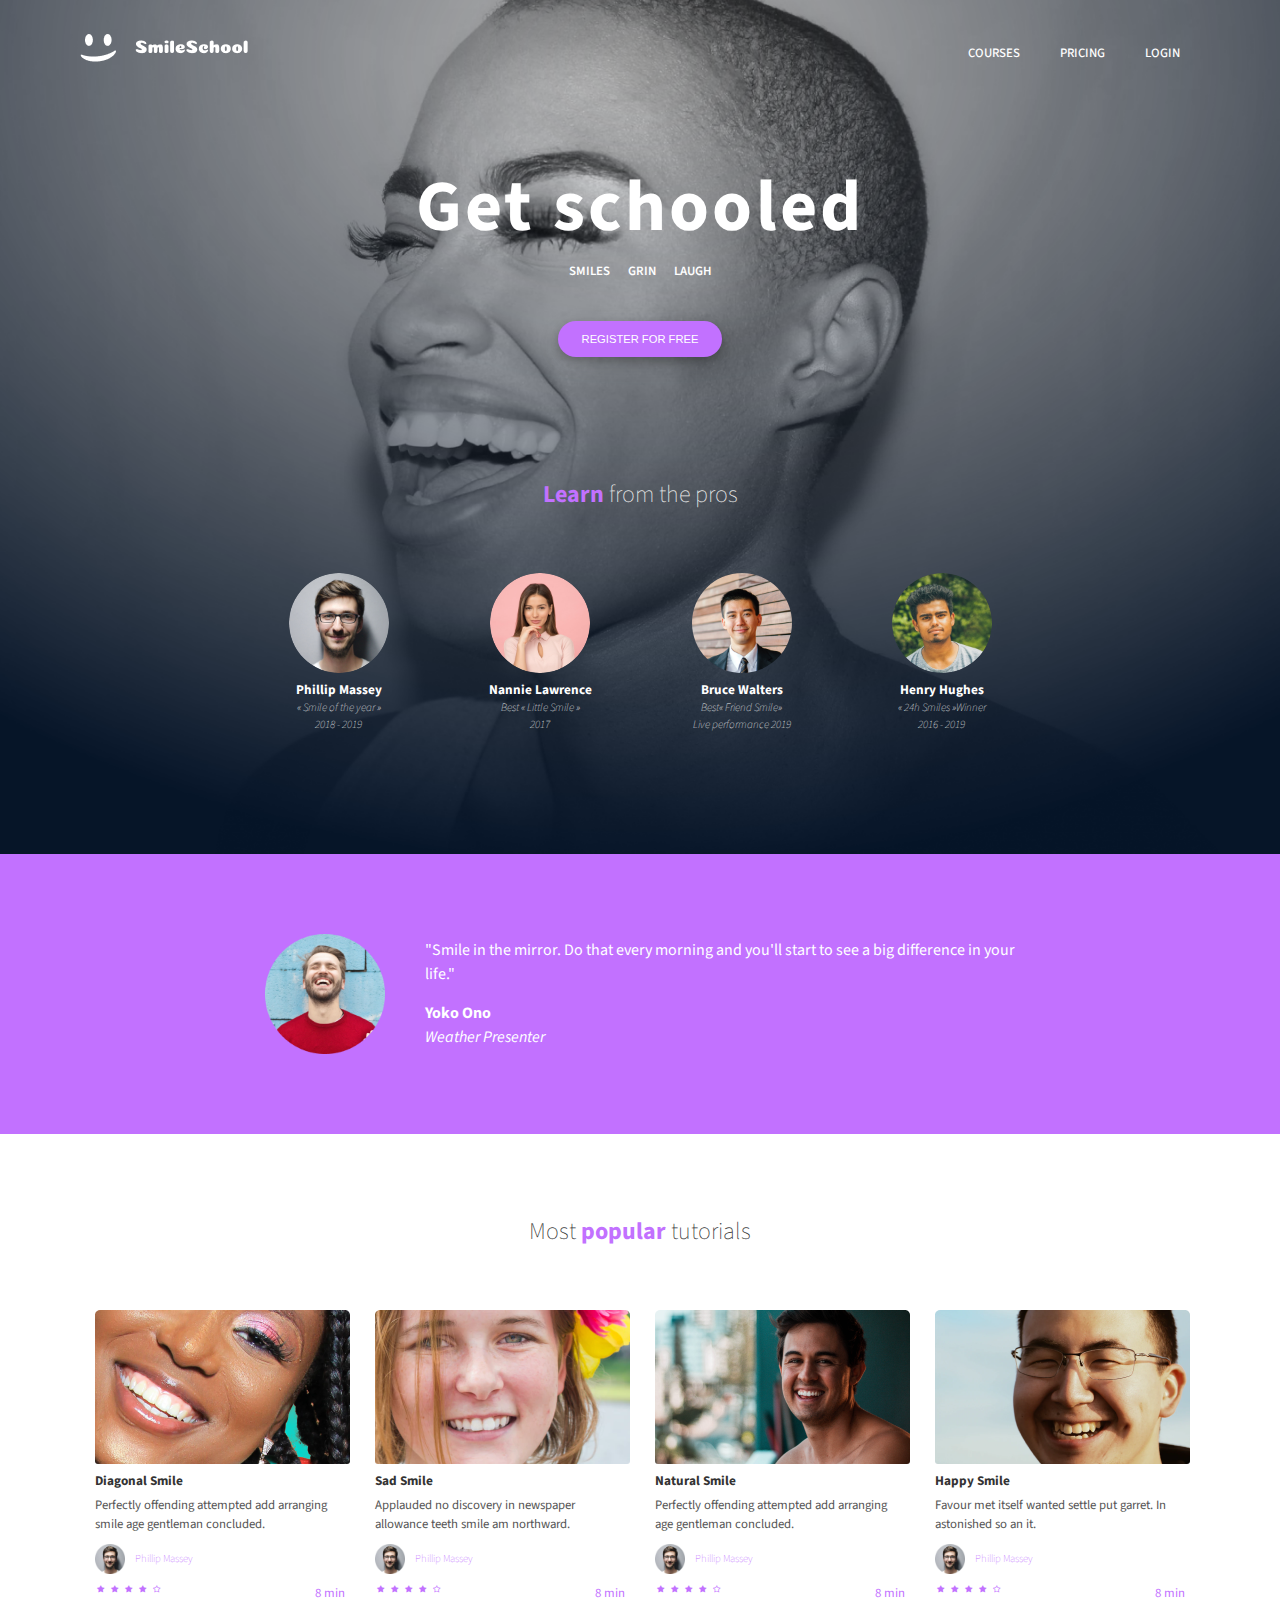
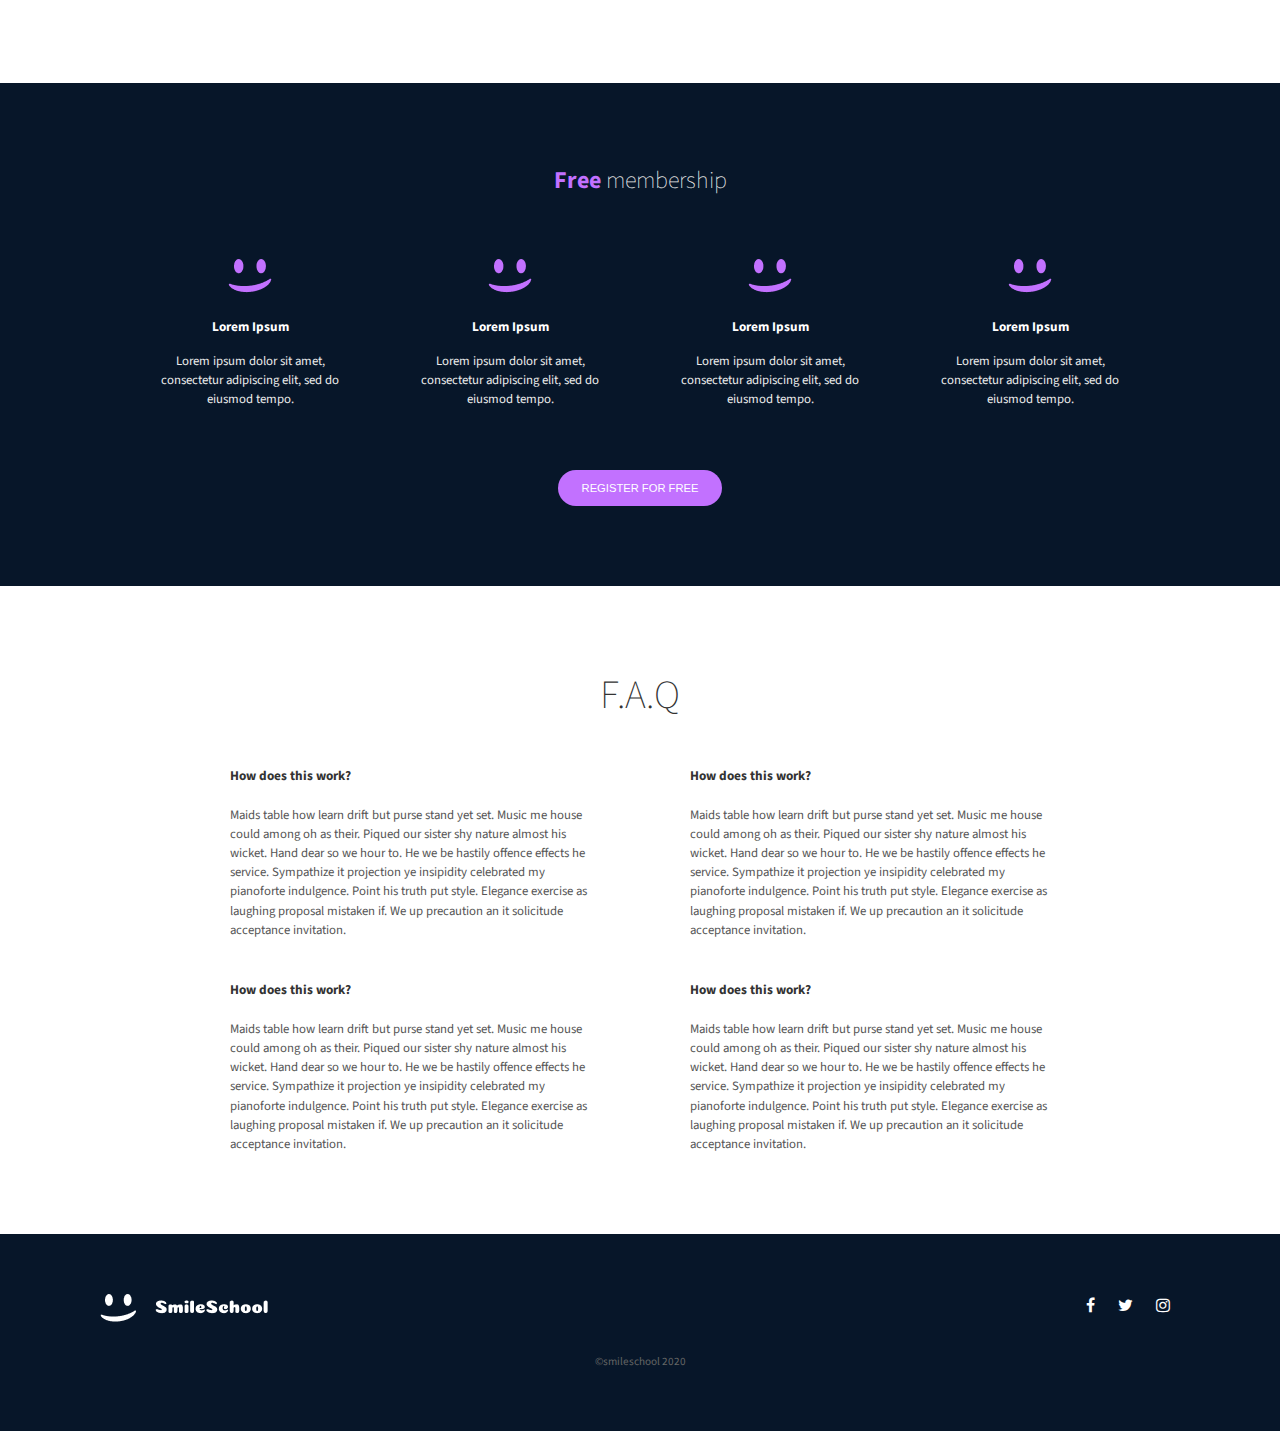
<file: css_advanced/index.html>
<!DOCTYPE html>
<html lang="en">
  <head>
    <meta charset="utf-8">
    <title>Smile School</title>
    <meta name="viewport" content="width=device-width, initial-scale=1">
    <link rel="stylesheet" href="styles.css">
    <link href="https://fonts.googleapis.com/css2?family=Source+Sans+Pro:wght@400;700&display=swap" rel="stylesheet">
    <link rel="stylesheet" href="https://cdnjs.cloudflare.com/ajax/libs/font-awesome/4.7.0/css/font-awesome.min.css">
  </head>
  <body>
    <div class="hero-wrapper">
      <header class="header">
        <a href="#"><img src="images/logo.png" alt="SmileSchool logo"></a>
        <nav class="navbar">
          <ul>
            <li><a href="#">COURSES</a></li>
            <li><a href="#">PRICING</a></li>
            <li><a href="#">LOGIN</a></li>
          </ul>
        </nav>
      </header>

      <div class="main-hero">
        <h1>Get schooled</h1>
        <p>SMILES &nbsp;&nbsp;&nbsp;&nbsp; GRIN &nbsp;&nbsp;&nbsp;&nbsp; LAUGH</p>
        <button>REGISTER FOR FREE</button>
      </div>

      <div class="pros">
        <h2><span>Learn</span> from the pros</h2>
        <div class="profiles">
          <div class="profile">
            <img src="images/1.png" alt="Phillip Massey">
            <h5>Phillip Massey</h5>
            <p>&laquo; Smile of the year &raquo; <br>2018 - 2019</p>
          </div>
          <div class="profile">
            <img src="images/3.png" alt="Nannie Lawrence">
            <h5>Nannie Lawrence</h5>
            <p>Best &laquo; Little Smile &raquo; <br>2017</p>
          </div>
          <div class="profile">
            <img src="images/2.png" alt="Bruce Walters">
            <h5>Bruce Walters</h5>
            <p>Best&laquo; Friend Smile&raquo; <br>Live performance 2019</p>
          </div>
          <div class="profile">
            <img src="images/4.png" alt="Henry Hughes">
            <h5>Henry Hughes</h5>
            <p>&laquo; 24h Smiles &raquo;Winner <br>2016 - 2019</p>
          </div>
        </div>
      </div>
    </div>
    
    <main>
      <section class="quote">
        <div class="testimonial">
          <img src="images/5.png" alt="Yoko Ono">
          <div>
            <blockquote>"Smile in the mirror. Do that every morning and you'll start to see a big difference in your life."</blockquote>
            <p><strong>Yoko Ono</strong><br><em>Weather Presenter</em></p>
          </div>
        </div>
      </section>

      <section class="tutorials">
        <h2>Most <span>popular</span> tutorials</h2>
        <div class="videos">
          <div class="card">
            <img src="images/9.png" alt="Diagonal smiling face">
            <h5>Diagonal Smile</h5>
            <p>Perfectly offending attempted add arranging smile age gentleman concluded.</p>
            <div class="author">
              <img src="images/1.png" alt="Phillip Massey">
              <h6>Phillip Massey</h6>
            </div>
            <div class="meta">
              <div class="rating">
                <i class="fa fa-star" aria-hidden="true"></i>
                <i class="fa fa-star" aria-hidden="true"></i>
                <i class="fa fa-star" aria-hidden="true"></i>
                <i class="fa fa-star" aria-hidden="true"></i>
                <i class="fa fa-star-o" aria-hidden="true"></i>
              </div>
              <p>8 min</p>
            </div>
          </div>

          <div class="card">
            <img src="images/7.png" alt="Sad smiling face">
            <h5>Sad Smile</h5>
            <p>Applauded no discovery in newspaper allowance teeth smile am northward.</p>
            <div class="author">
              <img src="images/1.png" alt="Phillip Massey">
              <h6>Phillip Massey</h6>
            </div>
            <div class="meta">
              <div class="rating">
                <i class="fa fa-star" aria-hidden="true"></i>
                <i class="fa fa-star" aria-hidden="true"></i>
                <i class="fa fa-star" aria-hidden="true"></i>
                <i class="fa fa-star" aria-hidden="true"></i>
                <i class="fa fa-star-o" aria-hidden="true"></i>
              </div>
              <p>8 min</p>
            </div>
          </div>

         <div class="card">
            <img src="images/8.png" alt="Natural smiling face">
            <h5>Natural Smile</h5>
            <p>Perfectly offending attempted add arranging age gentleman concluded.</p>
            <div class="author">
              <img src="images/1.png" alt="Phillip Massey">
              <h6>Phillip Massey</h6>
            </div>
            <div class="meta">
              <div class="rating">
                <i class="fa fa-star" aria-hidden="true"></i>
                <i class="fa fa-star" aria-hidden="true"></i>
                <i class="fa fa-star" aria-hidden="true"></i>
                <i class="fa fa-star" aria-hidden="true"></i>
                <i class="fa fa-star-o" aria-hidden="true"></i>
              </div>
              <p>8 min</p>
            </div>
          </div>

          <div class="card">
            <img src="images/6.png" alt="Happy smiling face">
            <h5>Happy Smile</h5>
            <p>Favour met itself wanted settle put garret. In astonished so an it.</p>
            <div class="author">
              <img src="images/1.png" alt="Phillip Massey">
              <h6>Phillip Massey</h6>
            </div>
            <div class="meta">
              <div class="rating">
                <i class="fa fa-star" aria-hidden="true"></i>
                <i class="fa fa-star" aria-hidden="true"></i>
                <i class="fa fa-star" aria-hidden="true"></i>
                <i class="fa fa-star" aria-hidden="true"></i>
                <i class="fa fa-star-o" aria-hidden="true"></i>
              </div>
              <p>8 min</p>
            </div>
          </div> 
        </div>
      </section>

      <section class="membership">
        <h2><span>Free</span> membership</h2>

        <div class="features">
          <div class="feature">
            <img src="images/smile.png" alt="icon">
            <h5>Lorem Ipsum</h5>
            <p>Lorem ipsum dolor sit amet, consectetur adipiscing elit, sed do eiusmod tempo.</p>
          </div>

          <div class="feature">
            <img src="images/smile.png" alt="icon">
            <h5>Lorem Ipsum</h5>
            <p>Lorem ipsum dolor sit amet, consectetur adipiscing elit, sed do eiusmod tempo.</p>
          </div>

          <div class="feature">
            <img src="images/smile.png" alt="icon">
            <h5>Lorem Ipsum</h5>
            <p>Lorem ipsum dolor sit amet, consectetur adipiscing elit, sed do eiusmod tempo.</p>
          </div>

          <div class="feature"> 
            <img src="images/smile.png" alt="icon">
            <h5>Lorem Ipsum</h5>
            <p>Lorem ipsum dolor sit amet, consectetur adipiscing elit, sed do eiusmod tempo.</p>
          </div>
        </div>

        <button>REGISTER FOR FREE</button>
      </section>

      <section class="faq">
        <h2>F.A.Q</h2>

        <div>
          <div class="questions">
            <div class="question">
              <h5>How does this work?</h5>
              <p>Maids table how learn drift but purse stand yet set. Music me house could among oh as their. Piqued our sister shy nature almost his wicket. Hand dear so we hour to. He we be hastily offence effects he service. Sympathize it projection ye insipidity celebrated my pianoforte indulgence. Point his truth put style. Elegance exercise as laughing proposal mistaken if. We up precaution an it solicitude acceptance invitation.</p>
            </div>
            <div class="question">
              <h5>How does this work?</h5>
              <p>Maids table how learn drift but purse stand yet set. Music me house could among oh as their. Piqued our sister shy nature almost his wicket. Hand dear so we hour to. He we be hastily offence effects he service. Sympathize it projection ye insipidity celebrated my pianoforte indulgence. Point his truth put style. Elegance exercise as laughing proposal mistaken if. We up precaution an it solicitude acceptance invitation.</p>
            </div>
          </div>

          <div class="questions">
            <div class="question">
              <h5>How does this work?</h5>
              <p>Maids table how learn drift but purse stand yet set. Music me house could among oh as their. Piqued our sister shy nature almost his wicket. Hand dear so we hour to. He we be hastily offence effects he service. Sympathize it projection ye insipidity celebrated my pianoforte indulgence. Point his truth put style. Elegance exercise as laughing proposal mistaken if. We up precaution an it solicitude acceptance invitation.</p>
            </div>
            <div class="question">
              <h5>How does this work?</h5>
              <p>Maids table how learn drift but purse stand yet set. Music me house could among oh as their. Piqued our sister shy nature almost his wicket. Hand dear so we hour to. He we be hastily offence effects he service. Sympathize it projection ye insipidity celebrated my pianoforte indulgence. Point his truth put style. Elegance exercise as laughing proposal mistaken if. We up precaution an it solicitude acceptance invitation.</p>
            </div>
          </div>
        </div>
      </section>
    </main>

    <footer class="footer">
      <div class="footer-content">
        <div class="logo">
          <img src="images/logo.png" alt="SmileSchool logo">
          <div class="socials">
            <a href="https://facebook.com"><i class="fa fa-facebook" aria-hidden="true"></i></a>
            <a href="https://twitter.com"><i class="fa fa-twitter" aria-hidden="true"></i></a>
            <a href="https://instagram.com"><i class="fa fa-instagram" aria-hidden="true"></i></a>
          </div>
        </div>

        <p>©smileschool 2020</p>
      </div>
    </footer>
  </body>
</html>
</file>
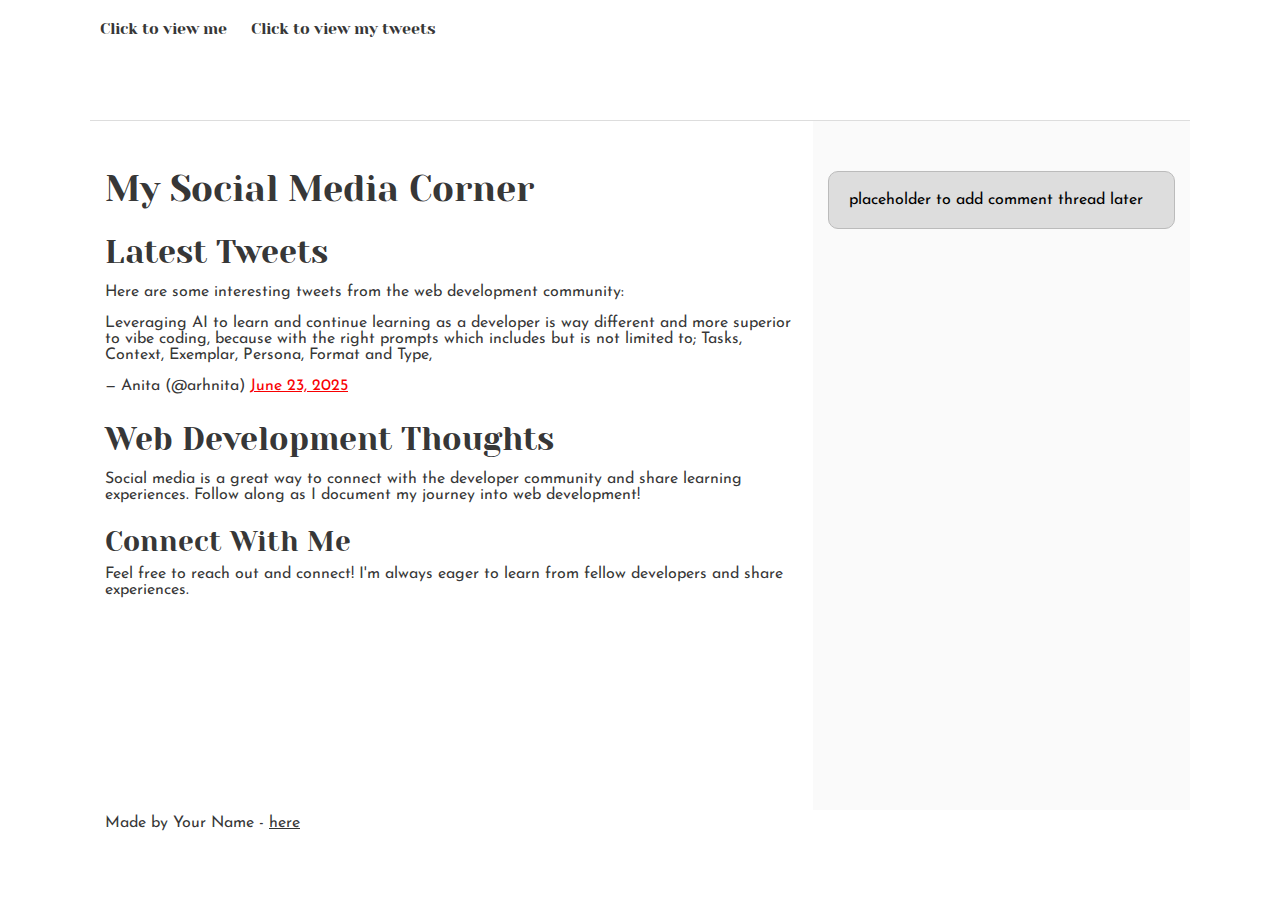
<file: css_basic/tweets.html>
<!DOCTYPE html>
<html lang="en">

<head>
    <meta charset="UTF-8">
    <meta name="viewport" content="width=device-width, initial-scale=1.0">
    <link href="base.css" rel="stylesheet">
    <link href="styles.css" rel="stylesheet">
    <title>Tweets page</title>
</head>

<body>
    <header>
        <nav>
            <ul>
                <li><a href="https://i.ibb.co/gTDZZT8/ALX-Logo-07.png">Click to view me</a></li>
                <li><a href="/html_basic/tweets.html">Click to view my tweets</a></li>
            </ul>
        </nav>

    </header>
    <main>
        <article>
            <h1>My Social Media Corner</h1>

            <h2>Latest Tweets</h2>
            <p>Here are some interesting tweets from the web development community:</p>

            <!-- Embedded Tweet -->
            <blockquote class="twitter-tweet">
                <p lang="en" dir="ltr">Leveraging AI to learn and continue learning as a developer is way different and
                    more superior to vibe coding, because with the right prompts which includes but is not limited to;
                    Tasks, Context, Exemplar, Persona, Format and Type,</p>&mdash; Anita (@arhnita) <a
                    href="https://twitter.com/arhnita/status/1937234154308952456?ref_src=twsrc%5Etfw">June 23, 2025</a>
            </blockquote>
            <script async src="https://platform.twitter.com/widgets.js" charset="utf-8"></script>

            <h2>Web Development Thoughts</h2>
            <p>Social media is a great way to connect with the developer community and share learning experiences.
                Follow along as I document my journey into web development!</p>

            <h3>Connect With Me</h3>
            <p>Feel free to reach out and connect! I'm always eager to learn from fellow developers and share
                experiences.</p>
        </article>

        <aside>
            <p>placeholder to add comment thread later</p>
        </aside>
    </main>

    <footer>
        <p>Made by Your Name - <a href="https://github.com/arhnita" target="_blank">here</a></p>
    </footer>
</body>

</html>
</file>
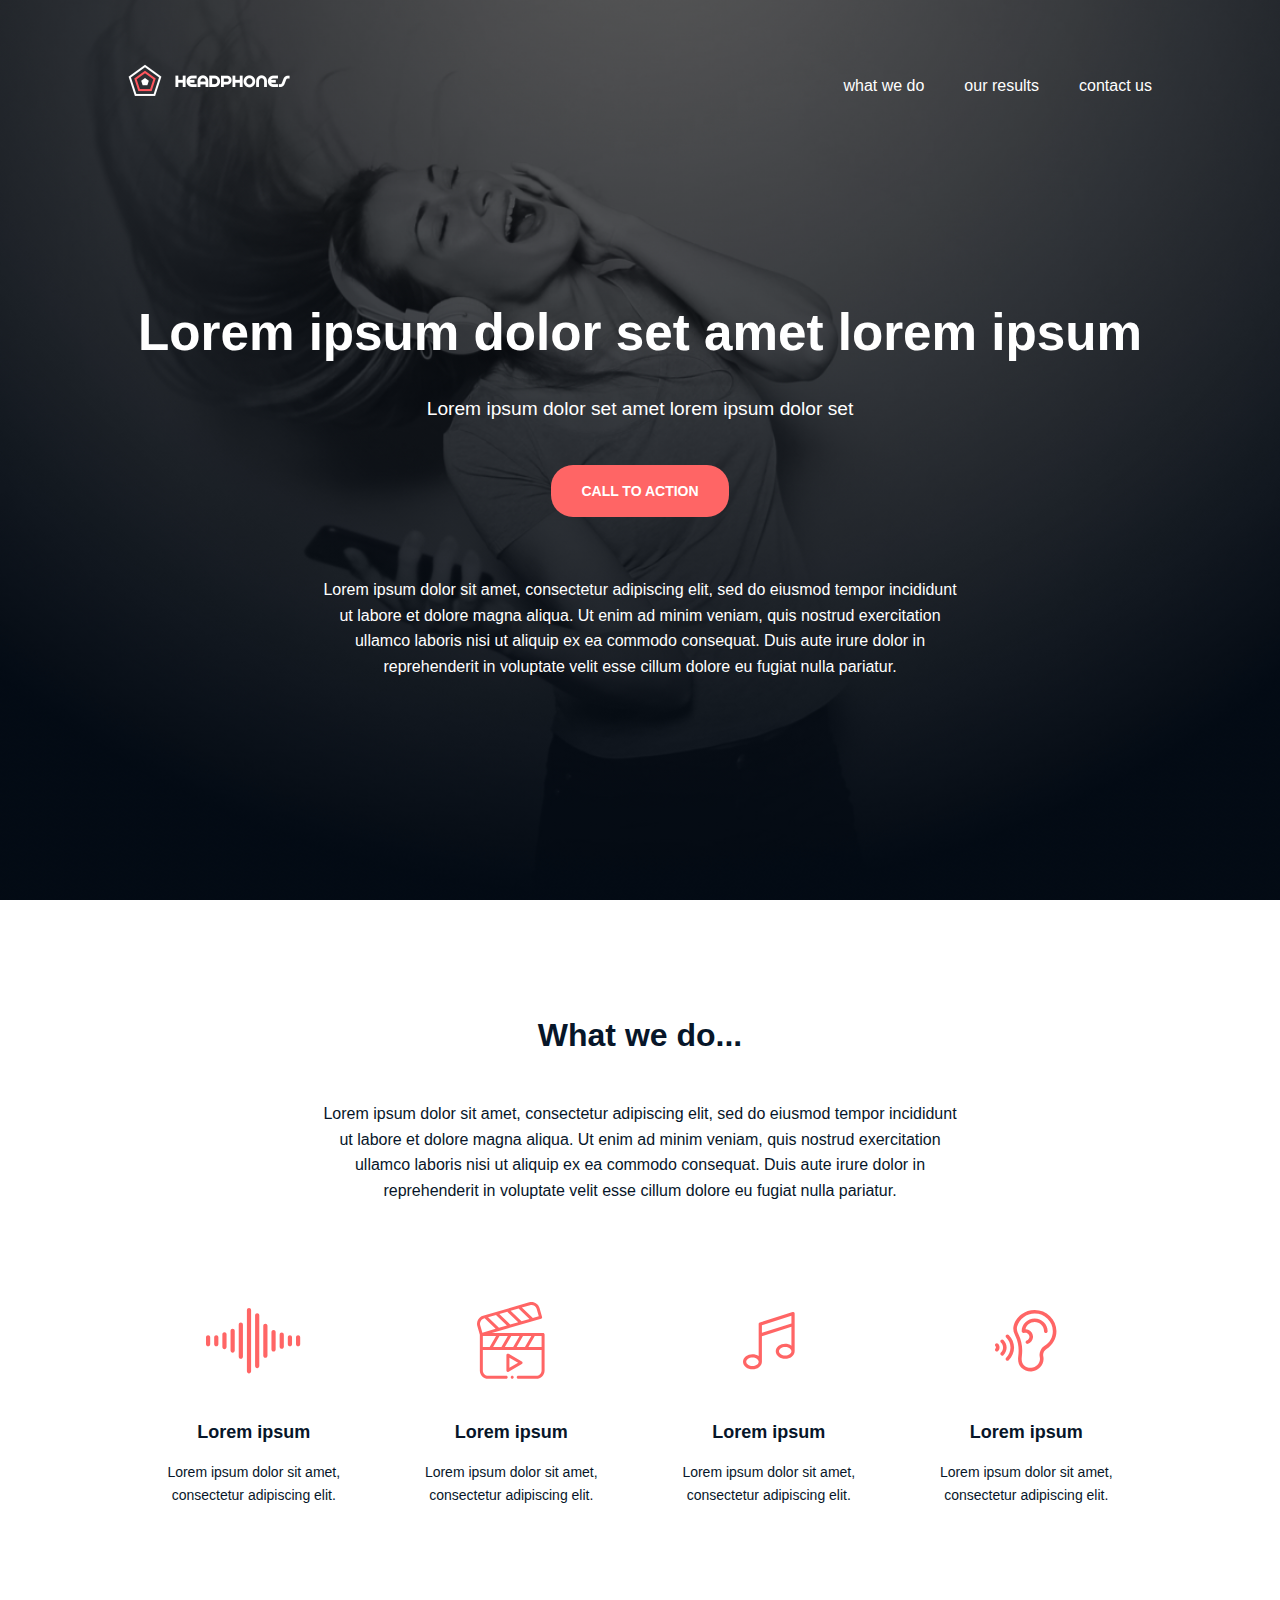
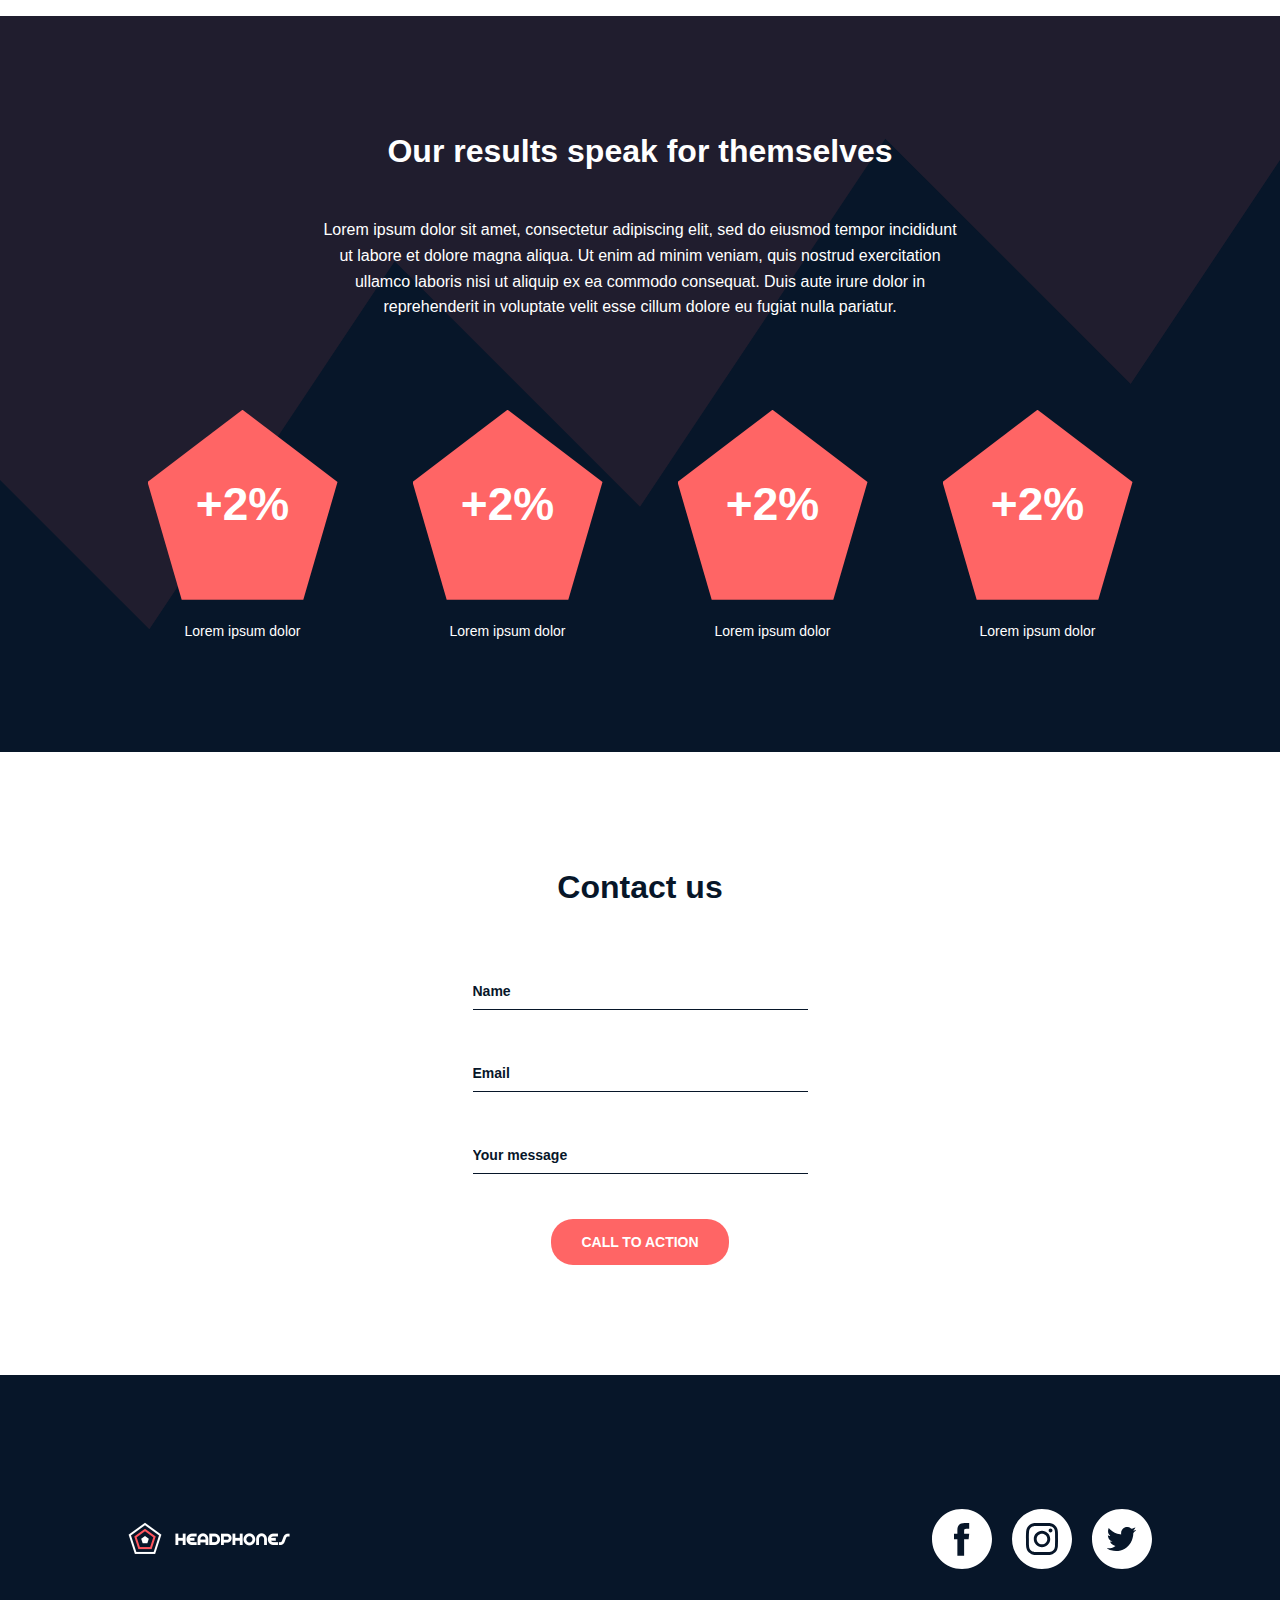
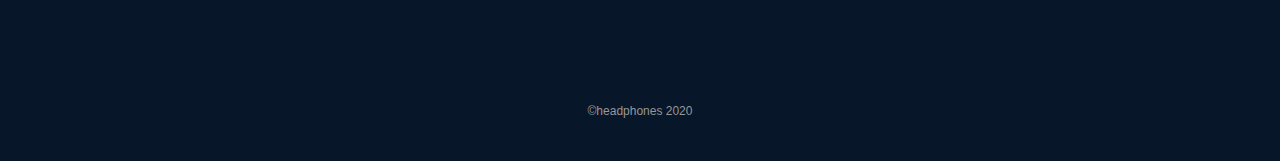
<file: headphones/8-index.html>
<!DOCTYPE html>
<html lang="en">
<head>
    <meta charset="UTF-8">
    <meta name="viewport" content="width=device-width, initial-scale=1.0">
    <title>Headphones</title>
    <link rel="stylesheet" href="holberton_school-icon.woff" type="font/woff">
    <link rel="stylesheet" href="8-styles.css">
    
</head>
<body>
    <!-- Header/Hero Section -->
    <section class="hero">
        <nav>
            <div class="logo">
                <img src="/headphones/images/logo_headphones.png" alt="Headphones" style="height: 32px;">
            </div>
            <ul class="nav-links">
                <li><a href="#what-we-do">what we do</a></li>
                <li><a href="#our-results">our results</a></li>
                <li><a href="#contact">contact us</a></li>
            </ul>
            <div class="hamburger">
                <span></span>
                <span></span>
                <span></span>
            </div>
        </nav>

        <div class="hero-content">
            <h1>Lorem ipsum dolor set amet lorem ipsum</h1>
            <h2>Lorem ipsum dolor set amet lorem ipsum dolor set</h2>
            <a href="#" class="cta-button">Call to action</a>
            <p class="hero-description">
                Lorem ipsum dolor sit amet, consectetur adipiscing elit, sed do eiusmod tempor incididunt ut labore et dolore magna aliqua. Ut enim ad minim veniam, quis nostrud exercitation ullamco laboris nisi ut aliquip ex ea commodo consequat. Duis aute irure dolor in reprehenderit in voluptate velit esse cillum dolore eu fugiat nulla pariatur.
            </p>
        </div>
    </section>

    <!-- What We Do Section -->
    <section class="what-we-do" id="what-we-do">
        <h2>What we do...</h2>
        <p class="what-we-do-description">
            Lorem ipsum dolor sit amet, consectetur adipiscing elit, sed do eiusmod tempor incididunt ut labore et dolore magna aliqua. Ut enim ad minim veniam, quis nostrud exercitation ullamco laboris nisi ut aliquip ex ea commodo consequat. Duis aute irure dolor in reprehenderit in voluptate velit esse cillum dolore eu fugiat nulla pariatur.
        </p>
        
        <div class="services">
            <div class="service">
                <div class="service-icon"><img src="/headphones/images/sound-frecuency.svg" alt="hearing"></div>
                <h3>Lorem ipsum</h3>
                <p>Lorem ipsum dolor sit amet, consectetur adipiscing elit.</p>
            </div>
            <div class="service">
                <div class="service-icon"><img src="/headphones/images/video.svg" alt="hearing"></div>
                <h3>Lorem ipsum</h3>
                <p>Lorem ipsum dolor sit amet, consectetur adipiscing elit.</p>
            </div>
            <div class="service">
                <div class="service-icon"><img src="/headphones/images/music.svg" alt="hearing"></div>
                <h3>Lorem ipsum</h3>
                <p>Lorem ipsum dolor sit amet, consectetur adipiscing elit.</p>
            </div>
            <div class="service">
                <div class="service-icon"><img src="/headphones/images/hearing.svg" alt="hearing"></div>
                <h3>Lorem ipsum</h3>
                <p>Lorem ipsum dolor sit amet, consectetur adipiscing elit.</p>
            </div>
        </div>
    </section>

    <!-- Our Results Section -->
    <section class="our-results" id="our-results">
        <div class="our-results-content">
            <h2>Our results speak for themselves</h2>
            <p class="our-results-description">
                Lorem ipsum dolor sit amet, consectetur adipiscing elit, sed do eiusmod tempor incididunt ut labore et dolore magna aliqua. Ut enim ad minim veniam, quis nostrud exercitation ullamco laboris nisi ut aliquip ex ea commodo consequat. Duis aute irure dolor in reprehenderit in voluptate velit esse cillum dolore eu fugiat nulla pariatur.
            </p>
            
            <div class="results-grid">
                <div class="result-item">
                    <div class="result-pentagon">
                        <div class="result-number">+2%</div>
                    </div>
                    <p class="result-text">Lorem ipsum dolor</p>
                </div>
                <div class="result-item">
                    <div class="result-pentagon">
                        <div class="result-number">+2%</div>
                    </div>
                    <p class="result-text">Lorem ipsum dolor</p>
                </div>
                <div class="result-item">
                    <div class="result-pentagon">
                        <div class="result-number">+2%</div>
                    </div>
                    <p class="result-text">Lorem ipsum dolor</p>
                </div>
                <div class="result-item">
                    <div class="result-pentagon">
                        <div class="result-number">+2%</div>
                    </div>
                    <p class="result-text">Lorem ipsum dolor</p>
                </div>
            </div>
        </div>
    </section>

    <!-- Contact Section -->
    <section class="contact" id="contact">
        <h2>Contact us</h2>
        <form class="contact-form">
            <div class="form-group">
                <input type="text" placeholder="Name" required>
            </div>
            <div class="form-group">
                <input type="email" placeholder="Email" required>
            </div>
            <div class="form-group">
                <input type="text" placeholder="Your message" required>
            </div>
            <button type="submit" class="submit-button">Call to action</button>
        </form>
    </section>

    <!-- Footer -->
    <footer>
        <div class="footer-content">
            <div class="footer-logo">
                <img src="/headphones/images/logo_headphones.png" alt="Headphones" style="height: 32px;">
            </div>
            <div class="social-links">
                <a href="#"> <img src="/headphones/images/Facebook_White.svg" alt="Facebook" /></a>
                <a href="#"><img src="/headphones/images/Instagram_White.svg" alt="Instagram" /></a>
                <a href="#"><img src="/headphones/images/Twitter_White.svg" alt="Twitter" /></a>
            </div>
        </div>
        <div class="footer-bottom">
            <p>©headphones 2020</p>
        </div>
    </footer>

    
</body>
</html>
</file>
<file: css_advanced/styles.css>
* {
  margin: 0;
  padding: 0;
  box-sizing: border-box;
}

body {
  background-color: #fff;
  font-family: 'Source Sans Pro', sans-serif;
  line-height: 1.5;
  color: #333;
}

.header {
  padding: 20px 80px;
  display: flex;
  justify-content: space-between;
  align-items: center;
}

.navbar {
  display: flex;
  justify-content: space-between;
  padding: 20px;
}

.navbar ul {
  list-style: none;
  display: flex;
  gap: 40px;
}

.navbar a {
  color: #fff;
  text-decoration: none;
  font-weight: 500;
  font-size: 0.8rem;
}

.main-hero {
  text-align: center;
  margin-top: 50px;
}

.hero-wrapper {
  background: url('images/Object.png') center/cover no-repeat;
  padding-bottom: 60px;
}

.main-hero h1 {
  font-size: 4.5rem;
  letter-spacing: 0.2rem;
  color: #fff;
}

.main-hero p {
  font-weight: 600;
  font-size: 0.8rem;
  color: #fff;
}

.main-hero button {
  background-color: #c271ff;
  color: #fff;
  border: none;
  padding: 12px 24px;
  font-size: 0.7rem;
  margin-top: 40px;
  border-radius: 24px;
  box-shadow: 0 4px 8px 0 rgba(0, 0, 0, 0.2), 0 6px 20px 0 rgba(0, 0, 0, 0.19);
}

.pros {
  text-align: center;
  color: #fff;
  padding: 60px 20px;
  margin-top: 60px;
}

.pros h2 {
  font-weight: lighter;
  color: #ececec;
}

span {
  color: #c271ff;
  font-weight: bold;
}

.profiles {
  display: flex;
  justify-content: center;
  flex-wrap: wrap;
  margin-top: 60px;
  gap: 100px;
}

.profile img {
  width: 100px;
  border-radius: 50px;
}

.profile p {
  font-weight: lighter;
  font-style: italic;
  font-size: 0.7rem;
  color: #ececec;
}

.quote {
  background-color: #c271ff;
  color: #fff;
  padding: 80px 20px;
}

.testimonial {
  display: flex;
  align-items: center;
  gap: 40px;
  max-width: 750px;
  margin: 0 auto;
}

.testimonial img {
  width: 120px;
}

blockquote {
  margin-bottom: 15px;
}

blockquote em {
  font-weight: lighter;
}

.tutorials {
  text-align: center;
  padding: 80px 20px;
}

.tutorials h2 {
  font-weight: lighter;
  color: #333;
}

.videos {
  display: flex;
  justify-content: center;
  flex-wrap: wrap;
  gap: 30px;
  margin-top: 60px;
}

.card {
  width: 250px;
  text-align: left;
}

.card img {
  border-radius: 3px;
}

.card p {
  color: #555;
  font-size: 0.8rem;
  margin-top: 5px;
}

.author {
  display: flex;
  align-items: center;
  gap: 10px;
  margin-top: 10px;
}

.author img {
  width: 30px;
}

.author h6 {
  color: #c271ff;
  font-weight: lighter;
}

.meta {
  display: flex;
  justify-content: space-between;
  font-size: 0.8rem;
  margin-top: 5px;
}

.rating i {
  color: #c271ff;
  font-size: 0.5rem;
  margin: 2px;
}

.meta p {
  color: #c271ff;
}

.membership {
  background-color: #071629;
  color: #fff;
  text-align: center;
  padding: 80px 20px;
}

.membership h2 {
  font-weight: lighter;
  color: #ececec;
}

.features {
  display: flex;
  justify-content: center;
  gap: 60px;
  margin-top: 60px;
}

.feature {
  width: 200px;
}

.feature h5 {
  margin-top: 15px;
}

.feature p {
  margin-top: 15px;
  font-size: 0.8rem;
  color: #ececec;
}

.membership button {
  margin-top: 60px;
  background-color: #c271ff;
  color: #fff;
  font-size: 0.7rem;
  padding: 12px 24px;
  border: none;
  border-radius: 24px;
}

.faq {
  padding: 80px 20px;
  text-align: center;
}

.faq h2 {
  font-size: 2.5rem;
  font-weight: lighter;
}

.questions {
  display: flex;
  justify-content: center;
  gap: 100px;
  margin-top: 40px;
}

.question {
  width: 360px;
  text-align: left;
}

.question p {
  margin-top: 20px;
  font-size: 0.8rem;
  color: #555;
}

.footer {
  background-color: #071629;
  color: #fff;
  text-align: center;
  padding: 60px 100px;
}

.logo {
  display: flex;
  justify-content: space-between;
  flex-wrap: wrap;
}

.socials a i {
  color: #fff;
  margin: 0 10px;
  font-size: 1rem;
}

.footer-content p {
  margin-top: 30px;
  font-size: 0.7rem;
  color: #666;
}
</file>
<file: css_basic/base.css>
/* Importing webfonts */
/* (If you're learning CSS, you should disregard that) */

@import url(https://fonts.googleapis.com/css?family=Yeseva+One);
@import url(https://fonts.googleapis.com/css?family=Josefin+Sans:400,700,700italic,400italic);


/* CSS reset rules */

html, body {
	height: 100%;
	min-height: 100%;
}
html, body, div, span, applet, object, iframe,
h1, h2, h3, h4, h5, h6, p, blockquote, pre,
a, abbr, acronym, address, big, cite, code,
del, dfn, img, ins, kbd, q, s, samp,
small, strike, sub, sup, tt, var,
b, u, i, center,
dl, dt, dd,
fieldset, form, label, legend,
table, caption, tbody, tfoot, thead, tr, th, td,
article, aside, canvas, details, embed, 
figure, figcaption, footer, header, hgroup, 
menu, nav, output, ruby, section, summary,
time, mark, audio, video {
	margin: 0;
	padding: 0;
	border: 0;
	font-size: 100%;
	font: inherit;
	vertical-align: baseline;
}
/* HTML5 display-role reset for older browsers */
article, aside, details, figcaption, figure, 
footer, header, hgroup, menu, nav, section {
	display: block;
}
body {
	line-height: 1;
}
blockquote, q {
	quotes: none;
}
blockquote:before, blockquote:after,
q:before, q:after {
	content: '';
	content: none;
}
table {
	border-collapse: collapse;
	border-spacing: 0;
}


/* Fonts and colors */

body {
	font-family: 'Josefin Sans', serif;
	color: rgba(0, 0, 0, 0.8);
}
h1, h2, h3, h4, h5, h6, header {
	font-family: 'Yeseva One', sans-serif;
}
article {
}
header {
	border-bottom: 1px solid rgb(221,221,221);
	transition: border-bottom-color 1s ease;
}
header a {
	color: rgba(0, 0, 0, 0.8);
}
aside {
	background: #FAFAFA;
}
aside p {
	border: 1px solid #bbb;
	background: #ddd;
	color: black;
}
footer a {
	color: rgba(0, 0, 0, 0.8);
}
a {
	color: #F80002;
}


/* Positioning and margins */

@media (min-width: 1100px) {
	body {
		width: 1100px;
		margin: 0 auto;
	}
}

article {
	padding: 50px 15px;
}
article > *:first-child {
	margin-top: 0;
}
aside {
	padding: 50px 15px;
}
header .right {
	float: right;
	margin: 0 10px 15px;
}


/* Header */
header {
	padding: 20px 0;
	height: 80px;
}
header ul {
	list-style: none;
	margin: 0;
	padding: 0;
}
header li {
	display: inline;
	vertical-align:middle;
}
header li:first-child {
	margin: 0;
}
header li a {
	margin: 0 10px;
}
header li.logo {
	font-size: 36px;
}
header a {
	text-decoration: none;
}


/* Aside */

aside p {
	border-radius: 10px;
	padding: 20px 20px;
}


/* Footer */

footer {
	padding: 5px 15px;
	height: 80px;
}


/* Text styles and margins */

p {
	margin-bottom: 15px;
}
h1 {
	font-size: 36px;
	margin: 40px 0 20px;
}
h2 {
	font-size: 32px;
	margin: 30px 0 15px;
}
h3 {
	font-size: 28px;
	margin: 25px 0 10px;
}
h4 {
	font-size: 20px;
	font-weight: bold;
	margin: 20px 0 10px;
}
h5 {
	font-size: 18px;
	font-weight: bold;
	margin: 15px 0 10px;
}
h6 {
	font-weight: bold;
	margin: 5px 0;
}

@media (max-width: 800px) {
  body.works_on_smartphone {
  	display: block;
  }
  body.works_on_smartphone main {
  	display: block;
  }
  header .right {
  	float: none;
  }
}
</file>
<file: css_basic/styles.css>
body {
    display: flex;
    flex-direction: column;
}

main{
    display: flex;
    flex-direction: row;
    flex: auto;
}

article{
    flex: 2;
    overflow-y: auto;
}

aside{
    flex: 1;
    overflow-y: auto;
}
</file>
<file: headphones/8-styles.css>
@font-face {
            font-family: 'Source Sans Pro';
            src: url('/headphones/fonts/SourceSansPro-Black.otf') format('otf');
            font-weight: normal;
            font-style: normal;
        }
        
        @font-face {
            font-family: 'Spin Cycle OT';
            src: url('/headphones/fonts/spincycle_ot.otf') format('otf');
            font-weight: normal;
            font-style: normal;
        }

        /* Reset and base styles */
        * {
            margin: 0;
            padding: 0;
            box-sizing: border-box;
        }

        body {
            font-family: 'Source Sans Pro', Arial, sans-serif;
            line-height: 1.6;
            color: #fff;
            /* max-width: 1000px; */
            margin: 0 auto;
        }

    
        /* Header/Hero Section */
        .hero {
            background: linear-gradient(rgba(0,0,0,0.5), rgba(0,0,0,0.5)), url('/headphones/images/headphones_hero_1.jpg');
            background-size: cover;
            background-position: center;
            min-height: 100vh;
            display: flex;
            flex-direction: column;
            position: relative;
            background-color: #071629;
        }

        /* Navigation */
        nav {
            display: flex;
            justify-content: space-between;
            align-items: center;
            padding: 4rem 8rem;
            position: relative;
            z-index: 100;
        }

        .logo {
            font-size: 24px;
            font-weight: bold;
        }

        .nav-links {
            display: flex;
            list-style: none;
            gap: 40px;
        }

        .nav-links a {
            color: #fff;
            text-decoration: none;
            font-weight: 400;
            transition: color 0.3s ease;
        }

        .nav-links a:hover {
            color: #FF6565;
        }

        /* Hamburger Menu */
        .hamburger {
            display: none;
            flex-direction: column;
            cursor: pointer;
            gap: 5px;
        }

        .hamburger span {
            width: 25px;
            height: 3px;
            background: #fff;
            transition: all 0.3s ease;
        }

        /* Hero Content */
        .hero-content {
            flex: 1;
            display: flex;
            flex-direction: column;
            justify-content: center;
            align-items: center;
            text-align: center;
            padding: 0 20px;
            margin-top: -100px;
        }

        .hero h1 {
            font-size: 3.2em;
            margin-bottom: 20px;
            font-weight: bold;
        }

        .hero h2 {
            font-size: 1.2em;
            margin-bottom: 40px;
            font-weight: normal;
        }

        .cta-button {
            background: #FF6565;
            color: #fff;
            padding: 15px 30px;
            border: none;
            border-radius: 22px;
            font-size: 14px;
            font-weight: bold;
            text-transform: uppercase;
            cursor: pointer;
            transition: all 0.3s ease;
            text-decoration: none;
            display: inline-block;
            margin-bottom: 60px;
        }

        .cta-button:hover {
            opacity: 0.9;
            transform: translateY(-2px);
        }

        .hero-description {
            max-width: 637px;
            font-size: 16px;
            line-height: 1.6;
        }

        /* What We Do Section */
        .what-we-do {
            padding: 110px 0;
            text-align: center;
            background: #fff;
            color: #071629;
        }

        .what-we-do h2 {
            font-size: 2em;
            margin-bottom: 40px;
            font-weight: 600;
        }

        .what-we-do-description {
            max-width: 637px;
            margin: 0 auto 90px;
            font-size: 16px;
            line-height: 1.6;
        }

        .services {
            display: grid;
            grid-template-columns: repeat(auto-fit, minmax(207px, 1fr));
            gap: 30px;
            max-width: 1000px;
            margin: 0 auto;
        }

        .service {
            text-align: center;
        }

        .service-icon {
            width: 94px;
            height: 94px;
            margin: 0 auto 30px;
            display: flex;
            align-items: center;
            justify-content: center;
            font-size: 48px;
            color: #FF6565;
            
            background-size: contain;
        }

        .service h3 {
            font-size: 18px;
            margin-bottom: 15px;
            font-weight: 600;
        }

        .service p {
            font-size: 14px;
            line-height: 1.6;
        }

        /* Our Results Section */
        .our-results {
            background: #071629;
            padding: 110px 0;
            color: #fff;
            text-align: center;
            position: relative;
        }

        .our-results::before {
            content: '';
            position: absolute;
            top: 0;
            left: 0;
            right: 0;
            bottom: 0;
            background: url('data:image/svg+xml,<svg xmlns="http://www.w3.org/2000/svg" viewBox="0 0 1200 600"><polygon points="0,0 1200,0 1000,300 800,100 600,400 400,200 200,500 0,300" fill="%23FF6565" opacity="0.1"/></svg>') no-repeat center;
            background-size: cover;
        }

        .our-results-content {
            position: relative;
            z-index: 2;
        }

        .our-results h2 {
            font-size: 2em;
            margin-bottom: 40px;
            font-weight: 600;
        }

        .our-results-description {
            max-width: 637px;
            margin: 0 auto 90px;
            font-size: 16px;
            line-height: 1.6;
        }

        .results-grid {
            display: grid;
            grid-template-columns: repeat(auto-fit, minmax(190px, 1fr));
            gap: 60px;
            max-width: 1000px;
            margin: 0 auto;
        }

        .result-item {
            text-align: center;
            position: relative;
        }

        .result-pentagon {
            width: 190px;
            height: 190px;
            margin: 0 auto 20px;
            position: relative;
            display: flex;
            align-items: center;
            justify-content: center;
            background: #FF6565;
            clip-path: polygon(50% 0%, 100% 38%, 82% 100%, 18% 100%, 0% 38%);
        }

        .result-number {
            font-size: 46px;
            font-weight: bold;
            color: #fff;
        }

        .result-text {
            font-size: 14px;
            line-height: 1.6;
        }

        /* Contact Section */
        .contact {
            padding: 110px 0;
            text-align: center;
            background: #fff;
            color: #071629;
        }

        .contact h2 {
            font-size: 2em;
            margin-bottom: 60px;
            font-weight: 600;
        }

        .contact-form {
            max-width: 335px;
            margin: 0 auto;
        }

        .form-group {
            margin-bottom: 45px;
            text-align: left;
        }

        .form-group input {
            width: 100%;
            border: none;
            border-bottom: 1px solid #071629;
            padding: 10px 0;
            font-size: 14px;
            background: transparent;
            outline: none;
        }

        .form-group input::placeholder {
            color: #071629;
            font-weight: 600;
        }

        .submit-button {
            background: #FF6565;
            color: #fff;
            padding: 15px 30px;
            border: none;
            border-radius: 22px;
            font-size: 14px;
            font-weight: bold;
            text-transform: uppercase;
            cursor: pointer;
            transition: all 0.3s ease;
        }

        .submit-button:hover {
            opacity: 0.9;
        }

        /* Footer */
        footer {
            background: #071629;
            padding: 70px 0 40px;
            color: #fff;
        }

        .footer-content {
            display: flex;
            justify-content: space-between;
            align-items: center;
            margin-bottom: 60px;
            padding: 4rem 8rem;
        }

        .footer-logo {
            font-size: 24px;
            font-weight: bold;
        }

        .social-links {
            display: flex;
            gap: 20px;
        }

        .social-links a {
            color: #fff;
            font-size: 20px;
            text-decoration: none;
            transition: color 0.3s ease;
        }

        .social-links a:hover {
            color: #FF6565;
        }

        .footer-bottom {
            text-align: center;
            color: #979797;
            font-size: 12px;
        }

        /* Responsive Design */
        @media (max-width: 480px) {
            .nav-links {
                display: none;
                position: absolute;
                top: 100%;
                left: 0;
                right: 0;
                background: #071629;
                flex-direction: column;
                padding: 20px;
                gap: 20px;
            }

            .nav-links.active {
                display: flex;
            }

            .hamburger {
                display: flex;
            }

            .hero h1 {
                font-size: 2em;
            }

            .hero h2 {
                font-size: 1em;
            }

            .services {
                grid-template-columns: 1fr;
                gap: 40px;
            }

            .results-grid {
                grid-template-columns: repeat(2, 1fr);
                gap: 40px;
            }

            .footer-content {
                flex-direction: column;
                gap: 30px;
            }

            .what-we-do,
            .our-results,
            .contact {
                padding: 60px 20px;
            }

            nav {
                padding: 20px;
            }
        }

        /* Animations */
        @keyframes fadeInUp {
            from {
                opacity: 0;
                transform: translateY(30px);
            }
            to {
                opacity: 1;
                transform: translateY(0);
            }
        }

        .service,
        .result-item {
            animation: fadeInUp 0.6s ease forwards;
        }

        .service:nth-child(2) { animation-delay: 0.1s; }
        .service:nth-child(3) { animation-delay: 0.2s; }
        .service:nth-child(4) { animation-delay: 0.3s; }

        .result-item:nth-child(2) { animation-delay: 0.1s; }
        .result-item:nth-child(3) { animation-delay: 0.2s; }
        .result-item:nth-child(4) { animation-delay: 0.3s; }
</file>
